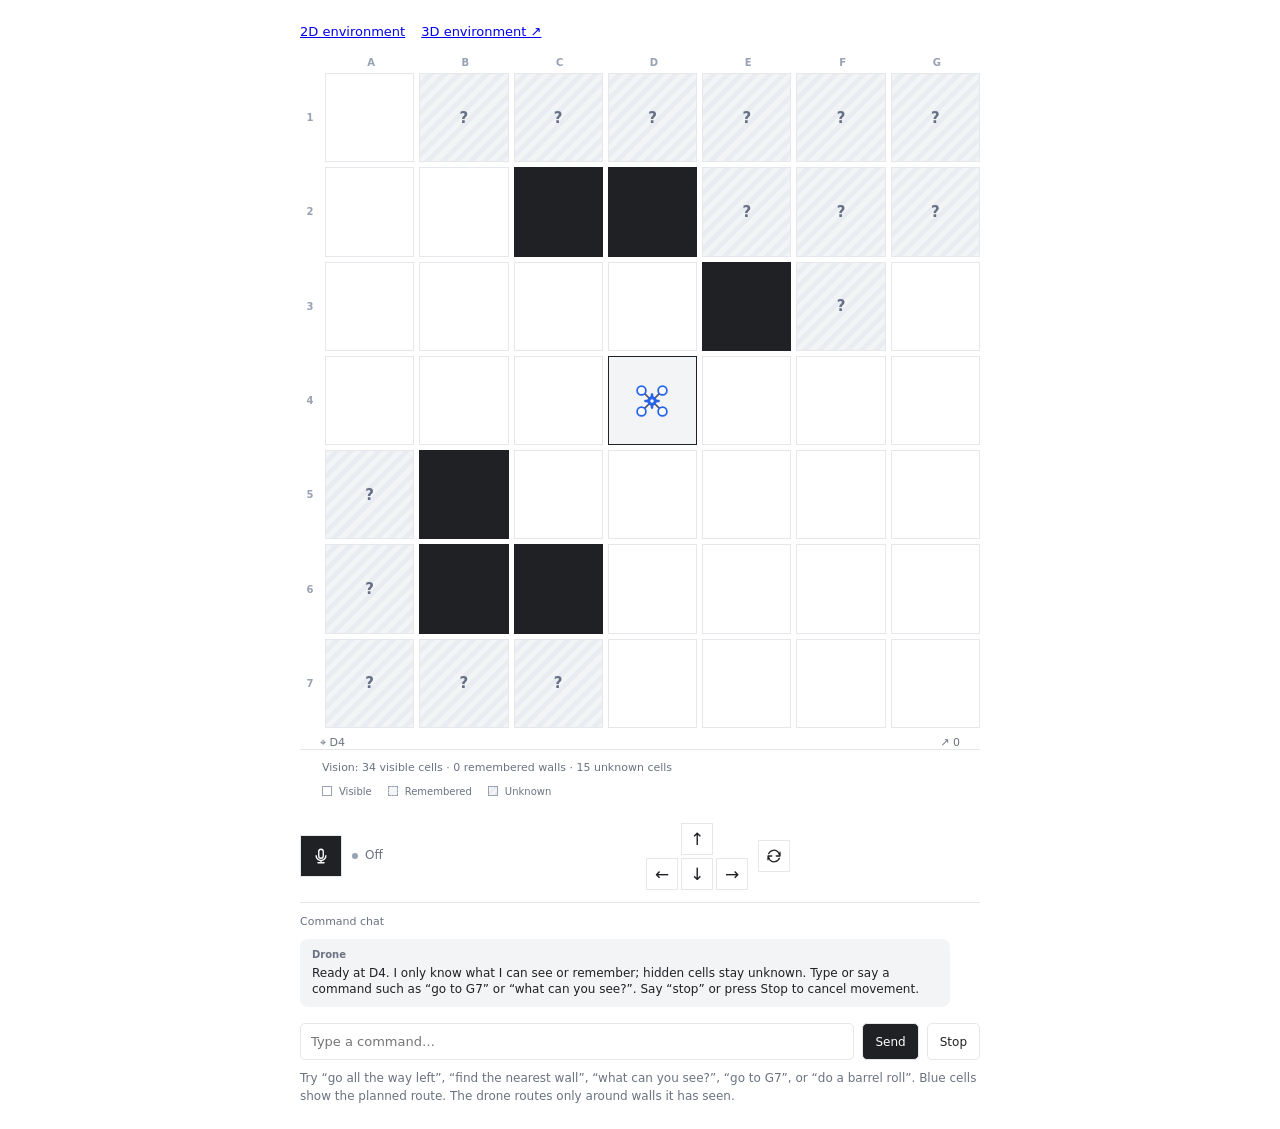
<file: index.html>
<!doctype html>
<html lang="en">
  <head>
    <meta charset="utf-8">
    <meta name="viewport" content="width=device-width, initial-scale=1">
    <meta name="theme-color" content="#f4f6f8">
    <title>Drone Grid</title>
    <style>
      :root {
        color-scheme: light;
        font-family: Inter, ui-sans-serif, system-ui, -apple-system, BlinkMacSystemFont, "Segoe UI", sans-serif;
        background: #f4f6f8;
        color: #1f2937;
        font-synthesis: none;
        text-rendering: optimizeLegibility;
        --muted: #667085;
        --line: #e4e7ec;
        --blue: #2563eb;
        --blue-light: #eff6ff;
        --blocked: #b45309;
      }

      * { box-sizing: border-box; }

      body {
        min-width: 320px;
        min-height: 100vh;
        margin: 0;
        background: #f4f6f8;
      }

      button { font: inherit; }

      .app {
        width: min(1080px, calc(100% - 40px));
        margin: 0 auto;
        padding: 32px 0 40px;
      }

      .topbar, .brand, .eyebrow, .card-heading, .status, .legend, .voice-button, .reset-button {
        display: flex;
        align-items: center;
      }

      .topbar { justify-content: space-between; margin-bottom: 38px; }
      .brand { gap: 11px; font-size: 14px; font-weight: 700; letter-spacing: 0.035em; }
      .brand-mark {
        display: grid;
        width: 35px;
        height: 35px;
        place-items: center;
        border: 1px solid #d0d5dd;
        border-radius: 9px;
        color: var(--blue);
        background: #fff;
      }
      .top-label {
        color: var(--muted);
        font-size: 11px;
        font-weight: 700;
        letter-spacing: 0.15em;
        text-transform: uppercase;
      }

      .intro { margin-bottom: 26px; }
      .eyebrow {
        gap: 9px;
        margin-bottom: 12px;
        color: var(--blue);
        font-size: 11px;
        font-weight: 750;
        letter-spacing: 0.16em;
        text-transform: uppercase;
      }
      .eyebrow::before { width: 17px; height: 1px; background: var(--blue); content: ""; }
      h1 { margin: 0; font-size: clamp(30px, 5vw, 46px); letter-spacing: -0.035em; line-height: 1.1; }
      .intro p { margin: 12px 0 0; color: var(--muted); font-size: 14px; line-height: 1.6; }

      .workspace {
        display: grid;
        grid-template-columns: minmax(0, 1.48fr) minmax(285px, 0.82fr);
        gap: 18px;
        align-items: stretch;
      }

      .card {
        overflow: hidden;
        border: 1px solid var(--line);
        border-radius: 12px;
        background: #fff;
        box-shadow: 0 1px 3px rgba(16, 24, 40, 0.06);
      }

      .card-heading {
        min-height: 67px;
        justify-content: space-between;
        padding: 0 22px;
        border-bottom: 1px solid var(--line);
      }
      .card-heading strong { font-size: 13px; font-weight: 700; }
      .board-size {
        padding: 6px 9px;
        border: 1px solid var(--line);
        border-radius: 7px;
        color: var(--muted);
        font-size: 10px;
        font-weight: 700;
        letter-spacing: 0.1em;
      }

      .board-wrap { padding: 20px 22px 16px; }
      .coordinates {
        display: grid;
        grid-template-columns: 18px repeat(7, 1fr);
        gap: 8px;
        padding: 0 0 8px;
        color: #98a2b3;
        font-size: 10px;
        font-weight: 700;
        text-align: center;
      }
      .board-row { display: grid; grid-template-columns: 18px 1fr; gap: 8px; align-items: center; }
      .board-row + .board-row { margin-top: 8px; }
      .row-label { color: #98a2b3; font-size: 10px; font-weight: 700; text-align: center; }
      .grid {
        display: grid;
        grid-template-columns: repeat(7, 1fr);
        gap: 8px;
      }
      .cell {
        position: relative;
        display: grid;
        aspect-ratio: 1.24 / 1;
        min-height: 55px;
        place-items: center;
        overflow: hidden;
        border: 1px solid #eaecf0;
        border-radius: 8px;
        background: #f9fafb;
        transition: border-color 150ms ease, background-color 150ms ease;
      }
      .cell.drone-cell {
        border-color: #93b4ff;
        background-color: var(--blue-light);
      }
      .cell.obstacle-cell {
        border-color: #f0d7b8;
        background-color: #fffaf3;
      }
      .cell.remembered-cell { border-style: dashed; background-color: #f3f4f6; }
      .cell.unknown-cell { background: repeating-linear-gradient(135deg, #f3f4f6, #f3f4f6 5px, #e9edf2 5px, #e9edf2 10px); }
      .cell.unknown-cell::after { color: #667085; content: "?"; font-size: 15px; font-weight: 700; }
      .cell.remembered-obstacle-cell { border-style: dashed; opacity: 0.62; }
      .drone {
        width: 43px;
        height: 43px;
        color: var(--blue);
      }
      .obstacle {
        display: grid;
        width: 34px;
        height: 34px;
        place-items: center;
        border: 1px solid #f0d7b8;
        border-radius: 8px;
        background: #fff4e5;
        color: var(--blocked);
        font-size: 18px;
      }
      .legend { gap: 20px; padding: 15px 22px 19px; color: var(--muted); font-size: 11px; }
      .legend-item { display: inline-flex; align-items: center; gap: 7px; }
      .legend-swatch { width: 9px; height: 9px; border-radius: 3px; background: var(--blue); }
      .legend-swatch.blocked { background: var(--blocked); }
      .vision-panel { padding: 10px 22px 14px; border-top: 1px solid var(--line); }
      .vision-status { margin: 0 0 9px; color: var(--muted); font-size: 11px; line-height: 1.5; }
      .vision-legend { display: flex; flex-wrap: wrap; gap: 10px 16px; color: var(--muted); font-size: 10px; }
      .vision-swatch { width: 10px; height: 10px; border: 1px solid #98a2b3; background: #fff; }
      .vision-swatch.remembered { border-style: dashed; background: #f3f4f6; }
      .vision-swatch.unknown { background: repeating-linear-gradient(135deg, #f3f4f6, #f3f4f6 3px, #e9edf2 3px, #e9edf2 6px); }
      .board-footer {
        display: flex;
        justify-content: space-between;
        padding: 14px 22px;
        border-top: 1px solid var(--line);
        color: var(--muted);
        font-size: 11px;
      }
      .board-footer strong { color: #344054; font-weight: 650; }

      .controls { display: flex; flex-direction: column; }
      .control-section { padding: 22px; }
      .section-label {
        margin: 0 0 15px;
        color: var(--muted);
        font-size: 10px;
        font-weight: 750;
        letter-spacing: 0.14em;
        text-transform: uppercase;
      }
      .voice-button, .reset-button {
        width: 100%;
        min-height: 49px;
        justify-content: center;
        gap: 10px;
        border: 1px solid transparent;
        border-radius: 10px;
        cursor: pointer;
        font-size: 13px;
        font-weight: 720;
        transition: transform 140ms ease, background-color 140ms ease, border-color 140ms ease;
      }
      .voice-button {
        color: #fff;
        background: var(--blue);
      }
      .voice-button:hover { background: #1d4ed8; }
      .voice-button[aria-pressed="true"] {
        color: #1d4ed8;
        border-color: #b2ccff;
        background: var(--blue-light);
        box-shadow: none;
      }
      .voice-button:focus-visible, .reset-button:focus-visible, .arrow:focus-visible {
        outline: 2px solid var(--blue);
        outline-offset: 3px;
      }
      .mic-icon { width: 17px; height: 17px; }
      .status {
        min-height: 38px;
        gap: 9px;
        margin-top: 13px;
        color: var(--muted);
        font-size: 11px;
        line-height: 1.45;
      }
      .status-dot {
        width: 7px;
        height: 7px;
        flex: 0 0 7px;
        border-radius: 50%;
        background: #98a2b3;
      }
      .status[data-state="listening"] .status-dot { background: #16a34a; }
      .status[data-state="error"] .status-dot { background: #dc2626; }
      .divider { height: 1px; background: var(--line); }
      .dpad { display: grid; grid-template-columns: repeat(3, 42px); grid-template-rows: repeat(2, 40px); gap: 6px; justify-content: center; }
      .arrow {
        display: grid;
        place-items: center;
        border: 1px solid var(--line);
        border-radius: 9px;
        background: #f9fafb;
        color: #344054;
        cursor: pointer;
        font-size: 17px;
        transition: border-color 140ms ease, background-color 140ms ease;
      }
      .arrow:hover { border-color: #93b4ff; background: var(--blue-light); }
      .arrow[data-direction="up"] { grid-column: 2; grid-row: 1; }
      .arrow[data-direction="left"] { grid-column: 1; grid-row: 2; }
      .arrow[data-direction="down"] { grid-column: 2; grid-row: 2; }
      .arrow[data-direction="right"] { grid-column: 3; grid-row: 2; }
      .reset-button {
        min-height: 41px;
        margin-top: 15px;
        border-color: var(--line);
        color: #475467;
        background: #fff;
        font-size: 11px;
      }
      .reset-button:hover { border-color: #b2ccff; background: var(--blue-light); }
      .command-tip {
        margin: auto 22px 22px;
        padding: 13px 14px;
        border: 1px solid #eaecf0;
        border-radius: 9px;
        background: #f9fafb;
        color: var(--muted);
        font-size: 11px;
        line-height: 1.55;
      }
      .command-tip strong { color: #344054; font-weight: 650; }

      @media (max-width: 760px) {
        .app { width: min(560px, calc(100% - 28px)); padding-top: 22px; }
        .topbar { margin-bottom: 29px; }
        .workspace { grid-template-columns: 1fr; }
        .control-section { padding: 19px 22px; }
        .controls { min-height: auto; }
        .command-tip { margin-top: 0; }
      }
      @media (max-width: 410px) {
        .board-wrap { padding-right: 13px; padding-left: 13px; }
        .grid { gap: 5px; }
        .board-row + .board-row { margin-top: 5px; }
        .coordinates { gap: 5px; }
        .cell { min-height: 46px; border-radius: 7px; }
        .drone { width: 36px; height: 36px; }
        .legend { gap: 13px; padding-right: 15px; padding-left: 15px; }
        .board-footer { padding-right: 15px; padding-left: 15px; }
      }
      @media (prefers-reduced-motion: reduce) {
        *, *::before, *::after { scroll-behavior: auto !important; animation-duration: 0.01ms !important; animation-iteration-count: 1 !important; transition-duration: 0.01ms !important; }
      }

      :root {
        color-scheme: light;
        background: #fff;
        color: #202124;
        --muted: #6b7280;
        --line: #e5e7eb;
        --blue: #2563eb;
        --blue-light: #f3f6fc;
        --blocked: #a16207;
      }
      body { background: #fff; }
      .app { width: min(680px, calc(100% - 32px)); padding: 24px 0; }
      .visually-hidden {
        position: absolute;
        width: 1px;
        height: 1px;
        padding: 0;
        margin: -1px;
        overflow: hidden;
        clip: rect(0, 0, 0, 0);
        white-space: nowrap;
        border: 0;
      }
      .workspace { display: grid; grid-template-columns: 1fr; gap: 12px; }
      .card { border: 0; border-radius: 0; background: transparent; box-shadow: none; }
      .board-wrap { padding: 0; }
      .coordinates { grid-template-columns: 20px repeat(7, 1fr); padding-bottom: 5px; }
      .board-row { grid-template-columns: 20px 1fr; gap: 5px; }
      .board-row + .board-row { margin-top: 5px; }
      .grid { gap: 5px; }
      .cell { aspect-ratio: 1 / 1; min-height: 0; border: 1px solid #e5e7eb; border-radius: 0; background: #fff; transition: background-color 100ms ease; }
      .cell.drone-cell { border-color: #202124; background: #f3f4f6; }
      .cell.obstacle-cell { border-color: #202124; background: #202124; }
      .drone { width: 42px; height: 42px; color: #202124; }
      .obstacle { width: 12px; height: 12px; border: 0; border-radius: 0; background: #202124; color: transparent; font-size: 0; }
      .board-footer { padding: 8px 20px 0; border: 0; font-variant-numeric: tabular-nums; }
      .board-footer span:first-child::before { content: "⌖ "; color: var(--muted); }
      .board-footer span:last-child::before { content: "↗ "; color: var(--muted); }
      .controls { display: grid; grid-template-columns: 1fr 1fr; align-items: center; gap: 12px; }
      .control-section { display: flex; align-items: center; gap: 10px; padding: 0; }
      .voice-button { width: 42px; min-height: 42px; flex: 0 0 42px; padding: 0; border: 1px solid var(--line); border-radius: 0; color: #fff; background: #202124; box-shadow: none; }
      .voice-button:hover { background: #34363a; }
      .voice-button[aria-pressed="true"] { border-color: #202124; color: #202124; background: #fff; }
      .mic-icon { width: 18px; height: 18px; }
      .voice-button:focus-visible, .reset-button:focus-visible, .arrow:focus-visible { outline: 2px solid #202124; outline-offset: 2px; }
      .status { min-height: 0; gap: 7px; margin: 0; font-size: 12px; }
      .status-dot { width: 6px; height: 6px; flex-basis: 6px; }
      .status[data-state="listening"] .status-dot { background: #16803c; box-shadow: none; }
      .status[data-state="error"] .status-dot { background: #b42318; }
      .control-section:last-child { display: grid; grid-template-columns: 1fr 32px; gap: 6px; justify-items: center; }
      .dpad { grid-row: span 2; grid-template-columns: repeat(3, 32px); grid-template-rows: repeat(2, 32px); gap: 3px; }
      .arrow { border-radius: 0; background: #fff; color: #202124; }
      .arrow:hover { border-color: #9ca3af; background: #f9fafb; }
      .reset-button { width: 32px; min-height: 32px; margin: 0; padding: 6px; border: 1px solid var(--line); border-radius: 0; color: #202124; background: #fff; }
      .reset-button svg { display: block; width: 18px; height: 18px; }
      .reset-button:hover { border-color: #9ca3af; background: #f9fafb; }
      .history {
        grid-column: 1 / -1;
        border-top: 1px solid var(--line);
        padding-top: 12px;
      }
      .history[hidden] { display: none; }
      .history-title { margin: 0 0 7px; color: var(--muted); font-size: 11px; font-weight: 500; }
      .history-list { display: grid; gap: 5px; max-height: 120px; overflow-y: auto; margin: 0; padding: 0; list-style: none; }
      .history-list li { overflow-wrap: anywhere; color: #202124; font-size: 12px; line-height: 1.4; }
      .history-list { max-height: 240px; gap: 10px; padding: 4px 0; }
      .history-list li { padding: 9px 12px; background: #f3f4f6; border-radius: 8px; }
      .history-list li[data-speaker="You"] { margin-left: 30px; background: #eff6ff; }
      .history-list li[data-speaker="Drone"] { margin-right: 30px; }
      .message-speaker { display: block; margin-bottom: 3px; color: var(--muted); font-size: 10px; }
      .command-form { display: flex; gap: 8px; margin-top: 12px; }
      .command-form input { flex: 1; min-width: 0; padding: 10px; border: 1px solid var(--line); border-radius: 5px; font: inherit; font-size: 13px; }
      .command-form button, .stop-button { padding: 8px 12px; border: 1px solid var(--line); border-radius: 5px; background: #202124; color: #fff; cursor: pointer; font: inherit; font-size: 12px; }
      .command-form .stop-button { background: #fff; color: #202124; }
      .command-form :focus-visible, .stop-button:focus-visible { outline: 2px solid var(--blue); outline-offset: 2px; }
      .command-help, .voice-preview { margin: 9px 0 0; color: var(--muted); font-size: 12px; line-height: 1.5; }
      .voice-preview:empty { display: none; }
      .cell.route-cell { background: #eff6ff; border-color: #93b4ff; }
      .cell.goal-cell { box-shadow: inset 0 0 0 2px #2563eb; }
      .drone.rolling { animation: barrel-roll 850ms ease-in-out; }
      @keyframes barrel-roll {
        from { transform: perspective(160px) rotateY(0deg) rotate(0deg); }
        to { transform: perspective(160px) rotateY(360deg) rotate(360deg); }
      }
      @media (max-width: 410px) {
        .controls { grid-template-columns: 1fr; justify-items: center; }
        .control-section { width: 100%; justify-content: center; }
      }
    </style>
  </head>
  <body>
    <main class="app">
      <nav aria-label="Environment" style="display:flex;gap:16px;margin-bottom:18px;font-size:13px">
        <a href="index.html" aria-current="page">2D environment</a>
        <a href="3d.html">3D environment ↗</a>
      </nav>
      <div class="workspace">
        <section class="card" aria-labelledby="board-title">
          <h1 class="visually-hidden" id="board-title">Navigation grid</h1>
          <div class="board-wrap">
            <div class="coordinates" aria-hidden="true">
              <span></span><span>A</span><span>B</span><span>C</span><span>D</span><span>E</span><span>F</span><span>G</span>
            </div>
            <div id="board" role="grid" aria-label="Drone navigation grid, 7 rows by 7 columns"></div>
          </div>
          <div class="board-footer">
            <span id="position" aria-label="Position D4">D4</span>
            <span id="move-count" aria-label="Moves 0">0</span>
          </div>
          <div class="vision-panel" aria-label="Drone vision">
            <p class="vision-status" id="vision-status" aria-live="polite"></p>
            <div class="vision-legend" aria-label="Cell visibility legend">
              <span class="legend-item"><span class="vision-swatch" aria-hidden="true"></span>Visible</span>
              <span class="legend-item"><span class="vision-swatch remembered" aria-hidden="true"></span>Remembered</span>
              <span class="legend-item"><span class="vision-swatch unknown" aria-hidden="true"></span>Unknown</span>
            </div>
          </div>
        </section>

        <section class="controls" aria-label="Flight controls">
          <div class="control-section">
            <button class="voice-button" id="listen-button" type="button" aria-label="Start listening" title="Start listening" aria-pressed="false">
              <svg class="mic-icon" viewBox="0 0 24 24" fill="none" aria-hidden="true">
                <rect x="9" y="3" width="6" height="12" rx="3" stroke="currentColor" stroke-width="1.8"></rect>
                <path d="M5.5 11.5a6.5 6.5 0 0 0 13 0M12 18v3m-4 0h8" stroke="currentColor" stroke-width="1.8" stroke-linecap="round"></path>
              </svg>
              <span class="visually-hidden" id="listen-label">Start listening</span>
            </button>
            <div class="status" id="status" data-state="idle" role="status" aria-live="polite">
              <span class="status-dot" aria-hidden="true"></span>
              <span id="status-message">Off</span>
            </div>
          </div>
          <div class="control-section">
            <div class="dpad" aria-label="Move the drone">
              <button class="arrow" type="button" data-direction="up" aria-label="Move up">↑</button>
              <button class="arrow" type="button" data-direction="left" aria-label="Move left">←</button>
              <button class="arrow" type="button" data-direction="down" aria-label="Move down">↓</button>
              <button class="arrow" type="button" data-direction="right" aria-label="Move right">→</button>
            </div>
            <button class="reset-button" id="reset-button" type="button" aria-label="Regenerate grid" title="Regenerate grid">
              <svg viewBox="0 0 24 24" fill="none" aria-hidden="true"><path d="M20 7v5h-5M4.9 9a7.5 7.5 0 0 1 12.7-2.1L20 12M4 17v-5h5m10.1 3a7.5 7.5 0 0 1-12.7 2.1L4 12" stroke="currentColor" stroke-width="1.7" stroke-linecap="round" stroke-linejoin="round"/></svg>
              <span class="visually-hidden">Regenerate grid</span>
            </button>
          </div>
          <section class="history" id="history-panel" aria-label="Drone chat">
            <h2 class="history-title">Command chat</h2>
            <ol class="history-list" id="history-list" role="log" aria-label="Commands and drone replies" aria-live="polite" aria-relevant="additions text"></ol>
            <p class="voice-preview" id="voice-preview" aria-live="polite"></p>
            <form class="command-form" id="command-form">
              <label class="visually-hidden" for="command-input">Type a drone command</label>
              <input id="command-input" name="command" placeholder="Type a command…" autocomplete="off" maxlength="500" required aria-describedby="command-help">
              <button type="submit">Send</button>
              <button class="stop-button" id="stop-button" type="button">Stop</button>
            </form>
            <p class="command-help" id="command-help">Try “go all the way left”, “find the nearest wall”, “what can you see?”, “go to G7”, or “do a barrel roll”. Blue cells show the planned route. The drone routes only around walls it has seen.</p>
          </section>
        </section>
      </div>
    </main>

    <script src="drone-app.js"></script>
  </body>
</html>
</file>
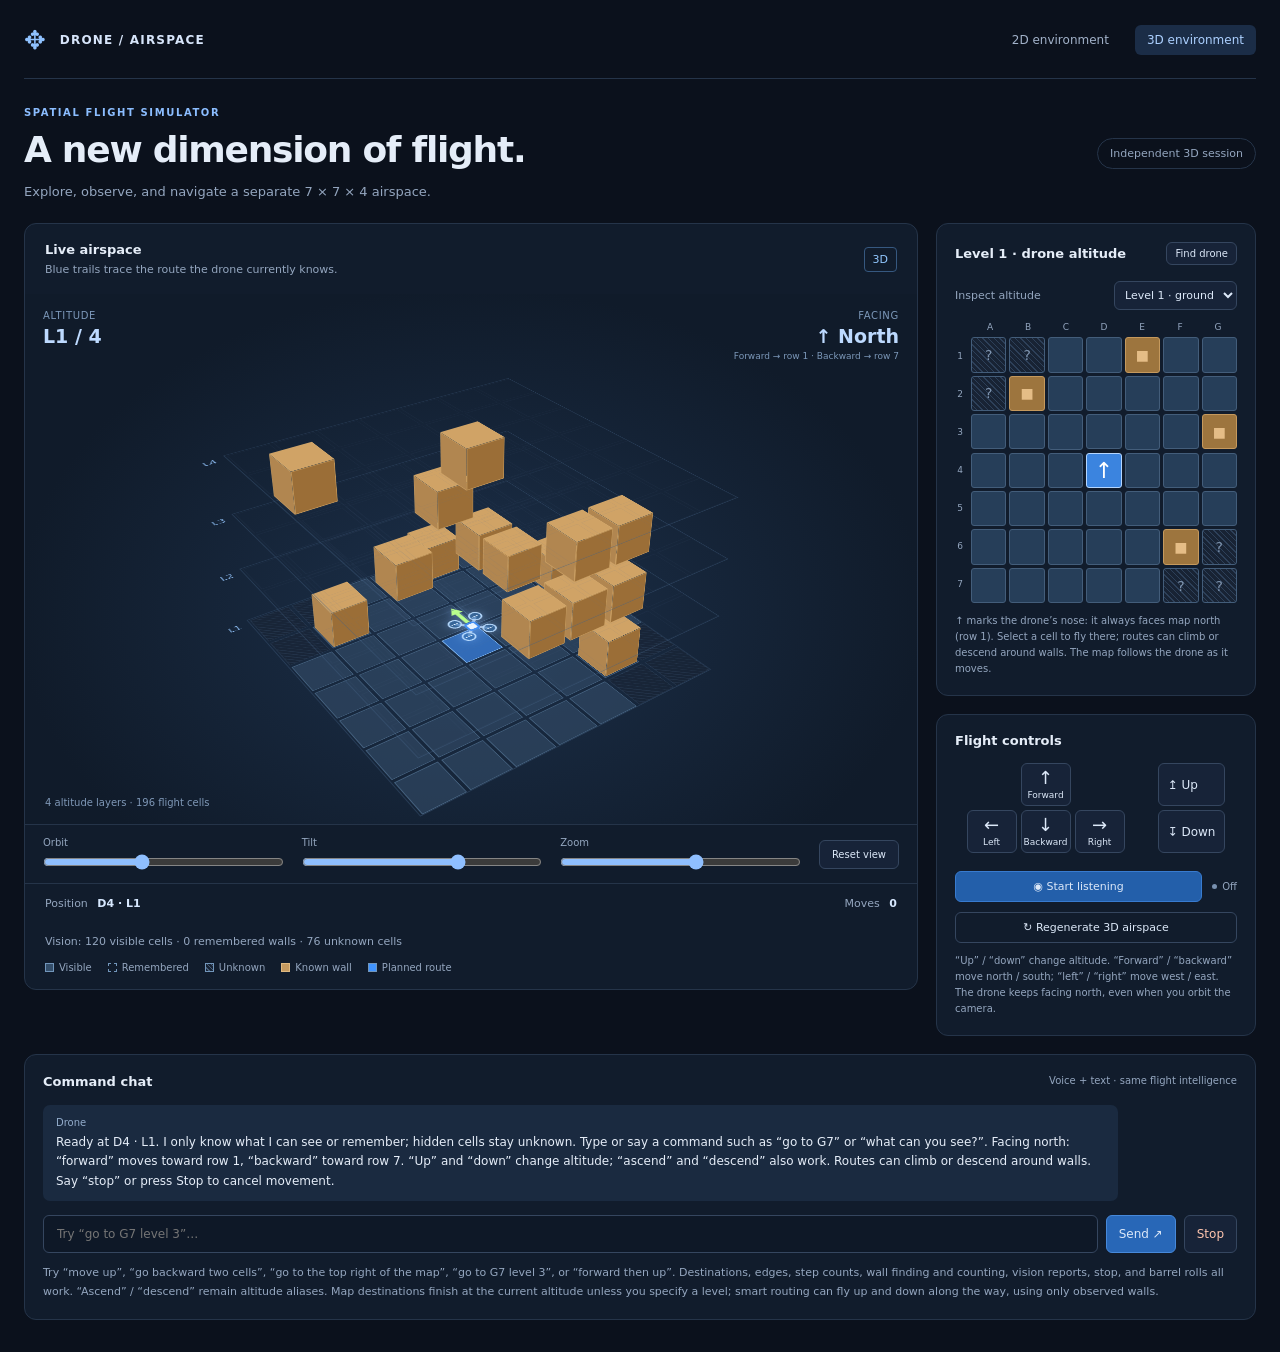
<file: 3d.html>
<!doctype html>
<html lang="en">
  <head>
    <meta charset="utf-8">
    <meta name="viewport" content="width=device-width, initial-scale=1">
    <meta name="theme-color" content="#101827">
    <title>Drone Airspace · 3D environment</title>
    <link rel="stylesheet" href="3d.css">
  </head>
  <body data-environment="3d">
    <main class="app">
      <header class="topbar">
        <a class="brand" href="3d.html">✥ <span>DRONE / AIRSPACE</span></a>
        <nav aria-label="Environment">
          <a href="index.html">2D environment</a>
          <a href="3d.html" aria-current="page">3D environment</a>
        </nav>
      </header>
      <div class="intro">
        <div><p class="eyebrow">Spatial flight simulator</p><h1>A new dimension of flight.</h1>
        <p>Explore, observe, and navigate a separate 7 × 7 × 4 airspace.</p></div>
        <span class="session-tag">Independent 3D session</span>
      </div>
      <div class="workspace">
        <section class="scene-card" aria-labelledby="board-title">
          <div class="card-heading"><div><h2 id="board-title">Live airspace</h2><p>Blue trails trace the route the drone currently knows.</p></div><span class="live-badge">3D</span></div>
          <div class="scene-viewport" id="scene" style="--yaw:-35deg;--tilt:58deg;--zoom:.85">
            <div class="scene-hud"><span>ALTITUDE <strong id="altitude">L1 / 4</strong></span><span class="heading-hud">FACING <strong>↑ North</strong><small>Forward → row 1 · Backward → row 7</small></span></div>
            <div class="scene-center"><div id="board" class="spatial-board" aria-hidden="true"></div></div>
            <div class="scene-caption">4 altitude layers · 196 flight cells</div>
          </div>
          <div class="camera-controls" aria-label="Camera controls">
            <label>Orbit <input id="camera-yaw" type="range" min="-180" max="180" value="-35"></label>
            <label>Tilt <input id="camera-tilt" type="range" min="25" max="75" value="58"></label>
            <label>Zoom <input id="camera-zoom" type="range" min="45" max="115" value="85"></label>
            <button id="camera-reset" type="button">Reset view</button>
          </div>
          <div class="board-footer"><span>Position <strong id="position">D4 · L1</strong></span><span>Moves <strong id="move-count">0</strong></span></div>
          <div class="vision-panel" aria-label="Drone vision">
            <p id="vision-status" aria-live="polite"></p>
            <div class="vision-legend"><span><i class="swatch visible"></i>Visible</span><span><i class="swatch remembered"></i>Remembered</span><span><i class="swatch unknown"></i>Unknown</span><span><i class="swatch wall"></i>Known wall</span><span><i class="swatch route"></i>Planned route</span></div>
          </div>
        </section>
        <aside class="sidebar">
          <section class="panel" aria-labelledby="layer-title">
            <div class="panel-heading"><h2 id="layer-title">Level 1 · drone altitude</h2><button id="follow-drone" type="button">Find drone</button></div>
            <div class="layer-picker"><label for="view-level">Inspect altitude</label><select id="view-level"><option value="0">Level 1 · ground</option><option value="1">Level 2</option><option value="2">Level 3</option><option value="3">Level 4 · ceiling</option></select></div>
            <div class="map-columns" aria-hidden="true"><span>A</span><span>B</span><span>C</span><span>D</span><span>E</span><span>F</span><span>G</span></div>
            <div class="layer-map-wrap"><div class="map-rows" aria-hidden="true"><span>1</span><span>2</span><span>3</span><span>4</span><span>5</span><span>6</span><span>7</span></div><div id="layer-map" class="layer-map" role="group" aria-label="Inspected altitude map; select a cell to route there"></div></div>
            <p class="hint">↑ marks the drone’s nose: it always faces map north (row 1). Select a cell to fly there; routes can climb or descend around walls. The map follows the drone as it moves.</p>
          </section>
          <section class="panel controls" aria-label="Flight controls">
            <h2>Flight controls</h2>
            <div class="manual-controls">
              <div class="dpad" aria-label="Horizontal movement">
                <button class="arrow" type="button" data-direction="forward" aria-label="Move forward toward row 1" title="Forward (north)">↑<span>Forward</span></button>
                <button class="arrow" type="button" data-direction="left" aria-label="Move left toward column A" title="Left (west)">←<span>Left</span></button>
                <button class="arrow" type="button" data-direction="backward" aria-label="Move backward toward row 7" title="Backward (south)">↓<span>Backward</span></button>
                <button class="arrow" type="button" data-direction="right" aria-label="Move right toward column G" title="Right (east)">→<span>Right</span></button>
              </div>
              <div class="altitude-controls"><button class="arrow" type="button" data-direction="up" aria-label="Move up one altitude level">↥ Up</button><button class="arrow" type="button" data-direction="down" aria-label="Move down one altitude level">↧ Down</button></div>
            </div>
            <div class="voice-controls"><button class="voice-button" id="listen-button" type="button" aria-label="Start listening" aria-pressed="false"><span aria-hidden="true">◉</span> <span id="listen-label">Start listening</span></button><div class="status" id="status" data-state="idle" role="status" aria-live="polite"><i></i><span id="status-message">Off</span></div></div>
            <button class="reset-button" id="reset-button" type="button">↻ Regenerate 3D airspace</button>
            <p class="hint">“Up” / “down” change altitude. “Forward” / “backward” move north / south; “left” / “right” move west / east. The drone keeps facing north, even when you orbit the camera.</p>
          </section>
        </aside>
        <section class="panel history" aria-labelledby="chat-title">
          <div class="panel-heading"><h2 id="chat-title">Command chat</h2><span class="hint">Voice + text · same flight intelligence</span></div>
          <ol class="history-list" id="history-list" role="log" aria-label="Commands and drone replies" aria-live="polite" aria-relevant="additions text"></ol>
          <p class="voice-preview" id="voice-preview" aria-live="polite"></p>
          <form class="command-form" id="command-form">
            <label class="visually-hidden" for="command-input">Type a drone command</label>
            <input id="command-input" name="command" placeholder="Try “go to G7 level 3”…" autocomplete="off" maxlength="500" required aria-describedby="command-help">
            <button type="submit">Send ↗</button><button class="stop-button" id="stop-button" type="button">Stop</button>
          </form>
          <p class="command-help" id="command-help">Try “move up”, “go backward two cells”, “go to the top right of the map”, “go to G7 level 3”, or “forward then up”. Destinations, edges, step counts, wall finding and counting, vision reports, stop, and barrel rolls all work. “Ascend” / “descend” remain altitude aliases. Map destinations finish at the current altitude unless you specify a level; smart routing can fly up and down along the way, using only observed walls.</p>
        </section>
      </div>
    </main>
    <script src="drone-app.js"></script>
  </body>
</html>
</file>
<file: 3d.css>
:root { color-scheme: dark; font-family: Inter, ui-sans-serif, system-ui, sans-serif; color: #e5edf8; background: #0b111c; font-synthesis: none; --muted: #94a6bf; --line: #253449; --blue: #78b3ff; }
* { box-sizing: border-box; }
body { margin: 0; min-width: 320px; }
button, input, select { font: inherit; }
button, select { cursor: pointer; }
button, select, input { border: 1px solid #35465f; border-radius: 6px; color: #dce8f8; background: #172338; }
button { padding: 8px 12px; font-size: 12px; }
button:hover { border-color: #78b3ff; background: #22344e; }
button:disabled { cursor: default; opacity: .5; }
:focus-visible { outline: 2px solid #91c4ff; outline-offset: 3px; }
a { color: #a2b2c9; text-decoration: none; }
a:hover { color: #fff; }
.app { width: min(1260px, calc(100% - 48px)); margin: auto; padding: 25px 0 32px; }
.topbar, .topbar nav, .brand, .intro, .card-heading, .panel-heading, .board-footer, .voice-controls { display: flex; align-items: center; justify-content: space-between; gap: 14px; }
.topbar { padding-bottom: 23px; border-bottom: 1px solid var(--line); }
.brand { justify-content: flex-start; color: #8fc2ff; font-size: 26px; }
.brand span { color: #d7e5fa; font-size: 12px; font-weight: 700; letter-spacing: .1em; }
.topbar nav { font-size: 12px; }
.topbar nav a { padding: 8px 12px; border-radius: 6px; }
.topbar nav [aria-current] { color: #acd0ff; background: #1b2d47; }
.intro { margin: 28px 0 24px; }
.eyebrow { color: #8bbdff; font-size: 10px; font-weight: 700; text-transform: uppercase; letter-spacing: .16em; margin: 0 0 10px; }
h1 { font-size: clamp(25px, 3vw, 36px); font-weight: 600; line-height: 1.2; letter-spacing: -.035em; margin: 0; }
.intro p:not(.eyebrow) { color: var(--muted); font-size: 13px; margin-bottom: 0; }
.session-tag { border: 1px solid var(--line); border-radius: 20px; padding: 8px 12px; font-size: 11px; color: var(--muted); white-space: nowrap; }
.workspace { display: grid; grid-template-columns: minmax(0, 1fr) 320px; gap: 18px; align-items: start; }
.scene-card, .panel { border: 1px solid var(--line); border-radius: 12px; background: #111c2c; overflow: hidden; }
.card-heading { padding: 18px 20px; }
h2 { font-size: 13px; font-weight: 600; margin: 0; }
.card-heading p { font-size: 11px; color: var(--muted); margin: 6px 0 0; }
.live-badge { color: #92c7ff; border: 1px solid #365880; padding: 5px 8px; border-radius: 4px; font-size: 11px; }
.scene-viewport { height: 530px; position: relative; overflow: hidden; background: radial-gradient(ellipse at 50% 60%, #1c304a, #101b2a 72%); perspective: 1200px; }
.scene-hud { position: absolute; inset: 16px 18px auto; display: flex; justify-content: space-between; font-size: 10px; letter-spacing: .07em; color: #7c98b9; z-index: 2; pointer-events: none; }
.scene-hud strong { display: block; color: #bddaff; font-size: 19px; letter-spacing: 0; margin-top: 4px; }
.scene-hud small { display: block; font-size: 9px; letter-spacing: 0; margin-top: 4px; }
.heading-hud { text-align: right; }
.scene-center { position: absolute; left: 50%; top: 66%; width: 0; height: 0; transform-style: preserve-3d; }
.spatial-board { position: absolute; width: 392px; height: 392px; margin: -196px; transform: scale(var(--zoom)) rotateX(var(--tilt)) rotateZ(var(--yaw)); transform-style: preserve-3d; }
.space-level { position: absolute; inset: 0; border: 1px solid #42608366; transform-style: preserve-3d; }
.space-level-label { position: absolute; left: -28px; top: 0; font-size: 13px; color: #86b4e8; }
.space-cell { position: absolute; width: 56px; height: 56px; transform-style: preserve-3d; }
.space-cell::before { content: ""; position: absolute; inset: 2px; background: #273d5355; border: 1px solid #4b688a3b; }
.space-level:not(.active-level) .space-cell::before { background: transparent; border-color: #52698714; }
.space-level.active-level .space-cell.visible::before { background: #344e6a99; border-color: #7199bf66; }
.space-level.active-level .space-cell.remembered::before { background: #27374888; border-style: dashed; }
.space-level.active-level .space-cell.unknown::before { background: repeating-linear-gradient(45deg, #18233499, #18233499 4px, #33445b66 4px, #33445b66 5px); }
.space-cell.route::before, .space-cell.occupied::before { background: #3e8af0aa !important; border-color: #8bc4ff !important; }
.voxel { position: absolute; left: 4px; top: 4px; width: 48px; height: 48px; transform-style: preserve-3d; }
.voxel-face { position: absolute; width: 48px; height: 48px; border: 1px solid #d8ad6f99; background: #a7783e; backface-visibility: hidden; }
.face-top { transform: translateZ(48px); background: #d0a366; }
.face-front { transform-origin: bottom; transform: rotateX(-90deg); background: #9b6e37; }
.face-back { transform-origin: top; transform: rotateX(90deg); background: #83613b; }
.face-left { transform-origin: left; transform: rotateY(-90deg); background: #b18650; }
.face-right { transform-origin: right; transform: rotateY(90deg); background: #9b784b; }
.space-cell.remembered .voxel-face { opacity: .4; border-style: dashed; }
.route-marker { position: absolute; inset: 20px; border: 2px solid #9bcfff; background: #4194ff; transform: translateZ(16px); box-shadow: 0 0 15px #549fff; }
.goal .route-marker { inset: 14px; background: transparent; border-width: 3px; }
.drone-model { position: absolute; inset: 0; width: 56px; height: 56px; transform: translateZ(26px); transform-style: preserve-3d; filter: drop-shadow(0 0 7px #8cbeff88); }
.drone-body { position: absolute; inset: 20px; background: #ecf5ff; border: 3px solid #438ff3; border-radius: 5px; transform: translateZ(5px); }
.drone-heading-arrow { position: absolute; left: 20px; top: -16px; width: 16px; height: 35px; background: #b9ff8c; clip-path: polygon(50% 0, 100% 38%, 67% 38%, 67% 100%, 33% 100%, 33% 38%, 0 38%); transform: translateZ(12px); }
.drone-arm { position: absolute; left: 8px; top: 26px; width: 40px; height: 4px; background: #a7c6eb; }
.arm-one { transform: rotate(45deg); }.arm-two { transform: rotate(-45deg); }
.rotor { position: absolute; width: 17px; height: 17px; border: 2px solid #b8dbff; border-radius: 50%; background: #2d6aaa88; transform: translateZ(6px); }
.rotor::after { content: ""; position: absolute; left: 2px; right: 2px; top: 6px; height: 1px; background: #e2f1ff; animation: spin .3s linear infinite; }
.rotor-one { left: 5px; top: 5px; }.rotor-two { right: 5px; top: 5px; }.rotor-three { left: 5px; bottom: 5px; }.rotor-four { right: 5px; bottom: 5px; }
.drone.rolling { animation: barrel-roll 850ms ease-in-out; }
@keyframes spin { to { transform: rotate(360deg); } }
@keyframes barrel-roll { from { transform: translateZ(26px) rotateY(0deg); } to { transform: translateZ(26px) rotateY(360deg); } }
.scene-caption { position: absolute; bottom: 16px; left: 20px; color: #7f98b7; font-size: 10px; pointer-events: none; }
.camera-controls { padding: 12px 18px; display: flex; gap: 18px; align-items: center; border-top: 1px solid var(--line); }
.camera-controls label { display: flex; flex: 1; flex-direction: column; gap: 5px; color: var(--muted); font-size: 10px; min-width: 0; }
input[type=range] { width: 100%; margin: 0; accent-color: #8fbfff; }
.camera-controls button { white-space: nowrap; font-size: 10px; }
.board-footer { padding: 13px 20px; border-top: 1px solid var(--line); font-size: 11px; color: var(--muted); }
.board-footer strong { color: #d7e8ff; margin-left: 6px; font-variant-numeric: tabular-nums; }
.vision-panel { padding: 0 20px 16px; }
.vision-panel p { color: var(--muted); font-size: 11px; line-height: 1.5; }
.vision-legend { display: flex; flex-wrap: wrap; gap: 9px 16px; color: var(--muted); font-size: 10px; }
.vision-legend span { display: inline-flex; align-items: center; gap: 5px; }
.swatch { width: 9px; height: 9px; border: 1px solid #7296bb; display: inline-block; }
.swatch.visible { background: #344e6a; }.swatch.remembered { border-style: dashed; }.swatch.unknown { background: repeating-linear-gradient(45deg, #182334, #182334 2px, #455c78 2px, #455c78 3px); }.swatch.wall { background: #c59a60; border-color: #dfb981; }.swatch.route { background: #4194ff; }
.sidebar { display: grid; gap: 18px; }.panel { padding: 18px; }.panel-heading { margin-bottom: 16px; }.panel-heading button { font-size: 10px; padding: 5px 8px; }
.layer-picker { display: flex; align-items: center; justify-content: space-between; gap: 10px; color: var(--muted); font-size: 11px; margin-bottom: 12px; }.layer-picker select { padding: 6px; font-size: 11px; }
.map-columns { display: grid; grid-template-columns: repeat(7, 1fr); margin-left: 16px; margin-bottom: 5px; text-align: center; color: var(--muted); font-size: 9px; }
.layer-map-wrap { display: flex; gap: 6px; }.map-rows { display: grid; grid-template-rows: repeat(7, 1fr); align-items: center; font-size: 9px; color: var(--muted); width: 10px; text-align: center; }
.layer-map { display: grid; grid-template-columns: repeat(7, minmax(0, 1fr)); gap: 3px; flex: 1; }
.map-cell { aspect-ratio: 1; padding: 0; min-width: 0; border-radius: 3px; border-color: #435d7a; background: #263e59; font-size: 14px; color: #a1b9d4; }
.map-cell.unknown { background: repeating-linear-gradient(45deg, #182334, #182334 3px, #2d4059 3px, #2d4059 4px); color: #7f95b0; }.map-cell.remembered { border-style: dashed; background: #1c293b; }.map-cell.wall { background: #9d753e; color: #e5bd86; opacity: 1; border-color: #c5995d; }.map-cell.wall.remembered { opacity: .5; }.map-cell.route { background: #1e5796; border-color: #83bcff; }.map-cell.goal { box-shadow: inset 0 0 0 2px #a4d1ff; }.map-cell.occupied { color: #fff; background: #3b84df; border-color: #b4d6ff; font-size: 22px; }
.hint { color: var(--muted); font-size: 10px; line-height: 1.6; }.panel > .hint:last-child { margin-bottom: 0; }
.manual-controls { display: flex; justify-content: space-around; gap: 10px; padding: 15px 0 18px; }.dpad { display: grid; grid-template-columns: repeat(3, 50px); grid-template-rows: repeat(2, 43px); gap: 4px; }.dpad .arrow { padding: 2px 0; font-size: 18px; line-height: 1.1; }.dpad .arrow span { display: block; font-size: 9px; margin-top: 3px; }.dpad [data-direction=forward] { grid-column: 2; }.dpad [data-direction=left] { grid-column: 1; grid-row: 2; }.dpad [data-direction=backward] { grid-column: 2; grid-row: 2; }.dpad [data-direction=right] { grid-column: 3; grid-row: 2; }.altitude-controls { display: grid; gap: 4px; }.altitude-controls .arrow { text-align: left; white-space: nowrap; padding: 6px 9px; }
.voice-controls { gap: 10px; }.voice-button { flex: 1; background: #235faa; border-color: #387bcf; font-size: 11px; }.voice-button[aria-pressed=true] { background: #193a32; border-color: #559d79; color: #a8e3be; }.status { display: flex; align-items: center; gap: 5px; font-size: 10px; color: var(--muted); max-width: 100px; overflow-wrap: anywhere; }.status i { display: block; flex: 0 0 5px; width: 5px; height: 5px; background: #7890af; border-radius: 50%; }.status[data-state=listening] i { background: #85d9a7; }.status[data-state=error] { color: #ffb19f; }.reset-button { width: 100%; margin-top: 10px; background: transparent; font-size: 11px; }
.history { grid-column: 1 / -1; }.history .panel-heading .hint { margin: 0; }.history-list { display: grid; gap: 10px; list-style: none; margin: 0; padding: 0; min-height: 82px; max-height: 250px; overflow-y: auto; }.history-list li { background: #1a2a40; padding: 10px 13px; border-radius: 7px; font-size: 12px; line-height: 1.6; margin-right: 10%; overflow-wrap: anywhere; }.history-list li[data-speaker=You] { margin-left: 10%; margin-right: 0; background: #1a3659; }.message-speaker { display: block; color: #93accb; font-size: 10px; font-weight: 500; margin-bottom: 2px; }
.command-form { display: flex; gap: 8px; margin-top: 14px; }.command-form input { flex: 1; min-width: 0; padding: 11px 13px; background: #0e1827; font-size: 12px; }.command-form button[type=submit] { background: #2867b7; border-color: #4789da; }.stop-button { color: #ffc5ae; }.command-help, .voice-preview { color: var(--muted); font-size: 11px; line-height: 1.7; margin-bottom: 0; }.voice-preview:empty { display: none; }
.visually-hidden { position: absolute; width: 1px; height: 1px; padding: 0; margin: -1px; overflow: hidden; clip: rect(0,0,0,0); white-space: nowrap; border: 0; }
@media (max-width: 1020px) { .workspace { grid-template-columns: minmax(0, 1fr) 285px; }.scene-viewport { height: 490px; }.scene-center { scale: .8; }.camera-controls { gap: 10px; padding: 12px; }.app { width: calc(100% - 32px); } }
@media (max-width: 780px) { .workspace { grid-template-columns: 1fr; }.sidebar { grid-template-columns: 1fr 1fr; }.scene-viewport { height: 470px; }.scene-center { scale: .85; }.intro .session-tag { display: none; }.topbar { gap: 10px; }.topbar nav { gap: 3px; }.brand span { font-size: 10px; }.topbar nav a { font-size: 10px; padding: 7px; } }
@media (max-width: 500px) { .app { width: calc(100% - 24px); padding-top: 14px; }.topbar { flex-wrap: wrap; }.sidebar { grid-template-columns: 1fr; }.scene-viewport { height: 390px; }.scene-center { scale: .6; top: 67%; }.card-heading { padding: 15px; }.card-heading p { max-width: 230px; line-height: 1.5; }.camera-controls { gap: 9px; flex-wrap: wrap; }.camera-controls button { padding: 7px; }.history .panel-heading { align-items: flex-start; flex-direction: column; gap: 4px; }.manual-controls { justify-content: center; gap: 30px; }.command-form { gap: 5px; }.command-form button { padding: 8px; }.scene-hud { font-size: 9px; }.panel { padding: 15px; } }
@media (prefers-reduced-motion: reduce) { *, *::before, *::after { animation: none !important; transition: none !important; } }
</file>
